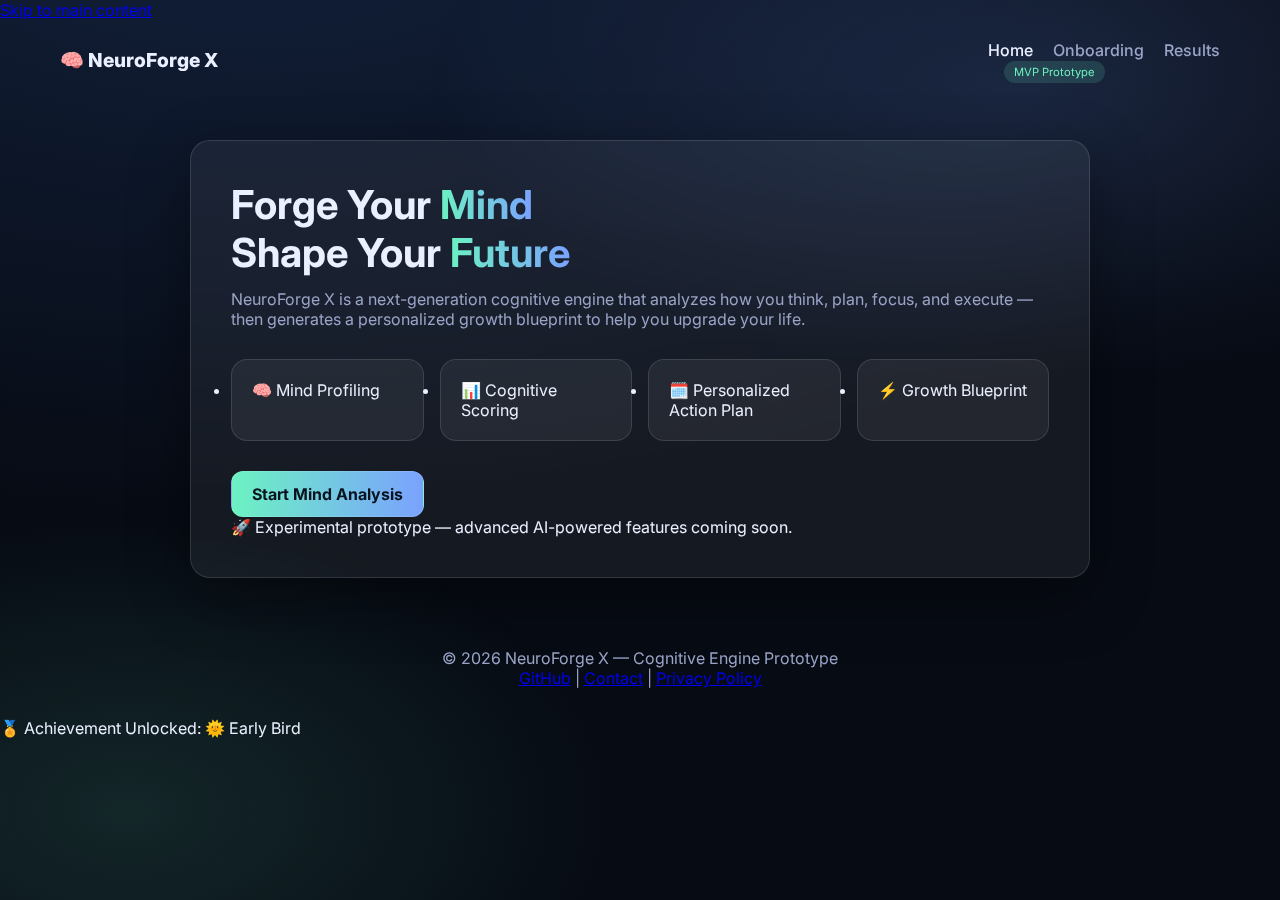
<file: index.html>
<!DOCTYPE html>
<html lang="en">
<head>
  <meta charset="UTF-8" />
  <title>NeuroForge X — Forge Your Mind</title>
  <meta name="description" content="NeuroForge X is a next-generation cognitive engine that analyzes thinking patterns and generates personalized growth blueprints." />
  <meta name="keywords" content="NeuroForge, mindset, cognitive engine, self improvement, productivity, AI, analysis" />
  <meta name="author" content="NeuroForge X" />
  <meta property="og:title" content="NeuroForge X — Forge Your Mind" />
  <meta property="og:description" content="A next-generation cognitive engine that analyzes your thinking and builds your personalized growth blueprint." />
  <meta property="og:type" content="website" />
  <meta property="og:image" content="static/img/preview.png" />
  <meta name="twitter:card" content="summary_large_image" />
  <meta name="viewport" content="width=device-width, initial-scale=1.0" />
  <link rel="icon" href="static/img/favicon.ico" type="image/x-icon" />
  <link rel="preload" href="static/css/style.css" as="style" />
  <link rel="stylesheet" href="static/css/style.css" />
  <link rel="preconnect" href="https://fonts.googleapis.com" />
  <link rel="preconnect" href="https://fonts.gstatic.com" crossorigin />
  <link href="https://fonts.googleapis.com/css2?family=Inter:wght@400;600;800&display=swap" rel="stylesheet" />
</head>
<body>
  <a href="#hero-title" class="skip-link">Skip to main content</a>
  <div class="bg-glow" aria-hidden="true"></div>
  <header class="header">
    <div class="logo" aria-label="NeuroForge X logo">🧠 NeuroForge X</div>
    <nav class="nav" aria-label="Main navigation">
      <ul>
        <li><a href="index.html" aria-current="page">Home</a></li>
        <li><a href="onboarding.html">Onboarding</a></li>
        <li><a href="result.html">Results</a></li>
      </ul>
      <span class="badge" title="Current development stage">MVP Prototype</span>
    </nav>
  </header>
  <main class="hero">
    <section class="glass-card animate-fadein" role="region" aria-labelledby="hero-title">
      <h1 id="hero-title" class="title">
        Forge Your <span class="highlight">Mind</span><br />
        Shape Your <span class="highlight">Future</span>
      </h1>
      <p class="subtitle">
        NeuroForge X is a next-generation cognitive engine that analyzes how you think, plan, focus, and execute —
        then generates a personalized growth blueprint to help you upgrade your life.
      </p>
      <ul class="features-grid" aria-label="Key features">
        <li class="feature">🧠 Mind Profiling</li>
        <li class="feature">📊 Cognitive Scoring</li>
        <li class="feature">🗓️ Personalized Action Plan</li>
        <li class="feature">⚡ Growth Blueprint</li>
      </ul>
      <a href="onboarding.html" class="btn-primary" aria-label="Start the mind analysis process">
        Start Mind Analysis
      </a>
      <p class="note">🚀 Experimental prototype — advanced AI-powered features coming soon.</p>
    </section>
  </main>
  <footer class="footer">
    <p>&copy; 2026 NeuroForge X — Cognitive Engine Prototype</p>
    <nav aria-label="Footer navigation">
      <a href="https://github.com/iqra432javed-cpu/neuroforge-x" target="_blank" rel="noopener noreferrer">GitHub</a> |
      <a href="contact.html">Contact</a> |
      <a href="privacy.html">Privacy Policy</a>
    </nav>
  </footer>
  <script src="static/js/app.js" defer></script>
</body>
</html>
</file>
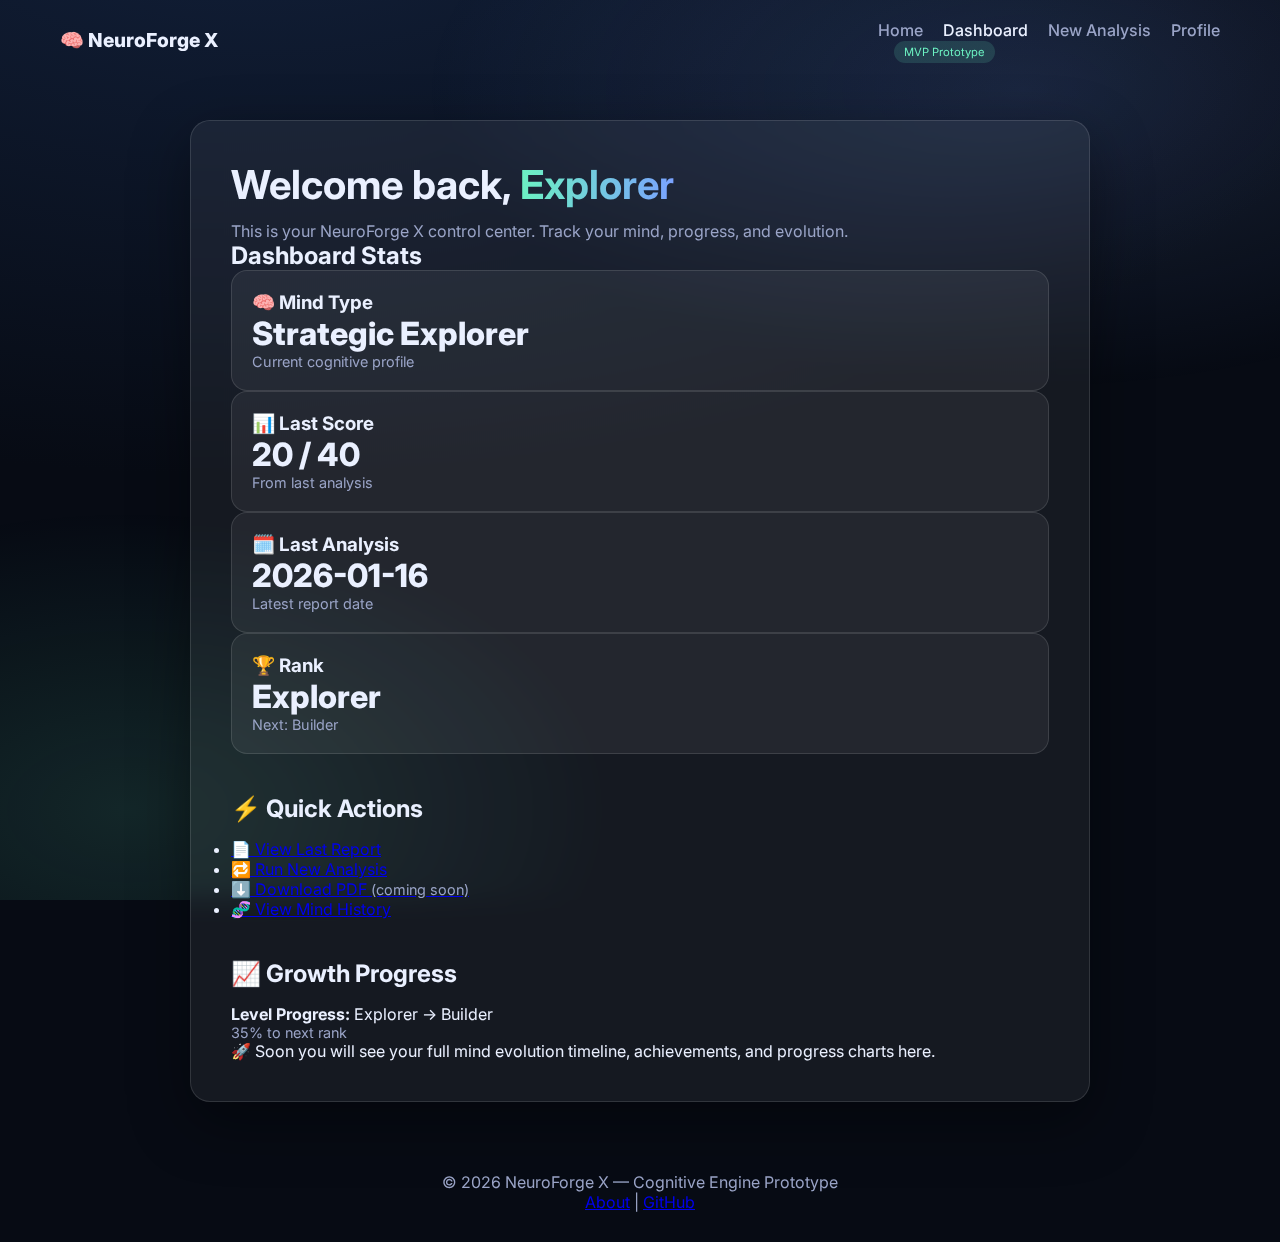
<file: dashboard.html>
<!DOCTYPE html>
<html lang="en">
<head>
  <meta charset="UTF-8">
  <title>NeuroForge X — Dashboard</title>

  <!-- SEO -->
  <meta name="description" content="Your NeuroForge X personal dashboard. Track your mindset, progress, and growth journey.">
  <meta name="keywords" content="NeuroForge, dashboard, mindset, cognitive engine, productivity, self improvement">
  <meta name="author" content="NeuroForge X">

  <!-- Responsive -->
  <meta name="viewport" content="width=device-width, initial-scale=1.0">

  <!-- Styles -->
  <link rel="preload" href="static/css/style.css" as="style">
  <link rel="stylesheet" href="static/css/style.css">

  <!-- Fonts -->
  <link rel="preconnect" href="https://fonts.googleapis.com">
  <link rel="preconnect" href="https://fonts.gstatic.com" crossorigin>
  <link href="https://fonts.googleapis.com/css2?family=Inter:wght@400;600;800&display=swap" rel="stylesheet">
</head>
<body>

  <!-- Background Glow -->
  <div class="bg-glow" aria-hidden="true"></div>

  <!-- Header -->
  <header class="header">
    <div class="logo" aria-label="NeuroForge X logo">🧠 NeuroForge X</div>
    <nav class="nav" aria-label="Main navigation">
      <ul>
        <li><a href="index.html">Home</a></li>
        <li><a href="dashboard.html" aria-current="page">Dashboard</a></li>
        <li><a href="onboarding.html">New Analysis</a></li>
        <li><a href="profile.html">Profile</a></li>
      </ul>
      <span class="badge" title="Current development stage">MVP Prototype</span>
    </nav>
  </header>

  <!-- Main -->
  <main class="hero">
    <section class="glass-card animate-fadein" role="region" aria-labelledby="dashboard-title">

      <!-- Welcome -->
      <h1 id="dashboard-title" class="title">
        Welcome back, <span class="highlight">Explorer</span>
      </h1>
      <p class="subtitle">
        This is your NeuroForge X control center. Track your mind, progress, and evolution.
      </p>

      <!-- Stats Grid -->
      <section class="stats-grid" aria-labelledby="stats-title">
        <h2 id="stats-title" class="sr-only">Dashboard Stats</h2>

        <div class="stat-card">
          <h3>🧠 Mind Type</h3>
          <p class="big-result">Strategic Explorer</p>
          <p class="muted">Current cognitive profile</p>
        </div>

        <div class="stat-card">
          <h3>📊 Last Score</h3>
          <p class="big-result">20 / 40</p>
          <p class="muted">From last analysis</p>
        </div>

        <div class="stat-card">
          <h3>🗓️ Last Analysis</h3>
          <p class="big-result">2026-01-16</p>
          <p class="muted">Latest report date</p>
        </div>

        <div class="stat-card">
          <h3>🏆 Rank</h3>
          <p class="big-result">Explorer</p>
          <p class="muted">Next: Builder</p>
        </div>
      </section>

      <!-- Quick Actions -->
      <h2 class="section-title">⚡ Quick Actions</h2>
      <ul class="actions-grid" aria-label="Quick actions">
        <li><a href="result.html" class="action-card">📄 View Last Report</a></li>
        <li><a href="onboarding.html" class="action-card">🔁 Run New Analysis</a></li>
        <li><a href="#" class="action-card">⬇️ Download PDF <span class="small muted">(coming soon)</span></a></li>
        <li><a href="profile.html" class="action-card">🧬 View Mind History</a></li>
      </ul>

      <!-- Progress Section -->
      <section class="progress-block" aria-labelledby="progress-title">
        <h2 id="progress-title" class="section-title">📈 Growth Progress</h2>
        <p><strong>Level Progress:</strong> Explorer → Builder</p>
        <div class="progress-bar">
          <div class="progress-fill" style="width:35%"></div>
        </div>
        <p class="muted">35% to next rank</p>
      </section>

      <!-- Roadmap Hint -->
      <div class="note">
        🚀 Soon you will see your full mind evolution timeline, achievements, and progress charts here.
      </div>

    </section>
  </main>

  <!-- Footer -->
  <footer class="footer">
    <p>&copy; 2026 NeuroForge X — Cognitive Engine Prototype</p>
    <nav aria-label="Footer navigation">
      <a href="about.html">About</a> |
      <a href="https://github.com/iqra432javed-cpu/neuroforge-x">GitHub</a>
    </nav>
  </footer>

  <!-- JS to animate progress bar -->
  <script>
    window.addEventListener('load', () => {
      const bar = document.querySelector('.progress-fill');
      const width = bar.style.width;
      bar.style.width = '0';
      setTimeout(() => { bar.style.width = width; }, 200);
    });
  </script>

</body>
</html>
</file>
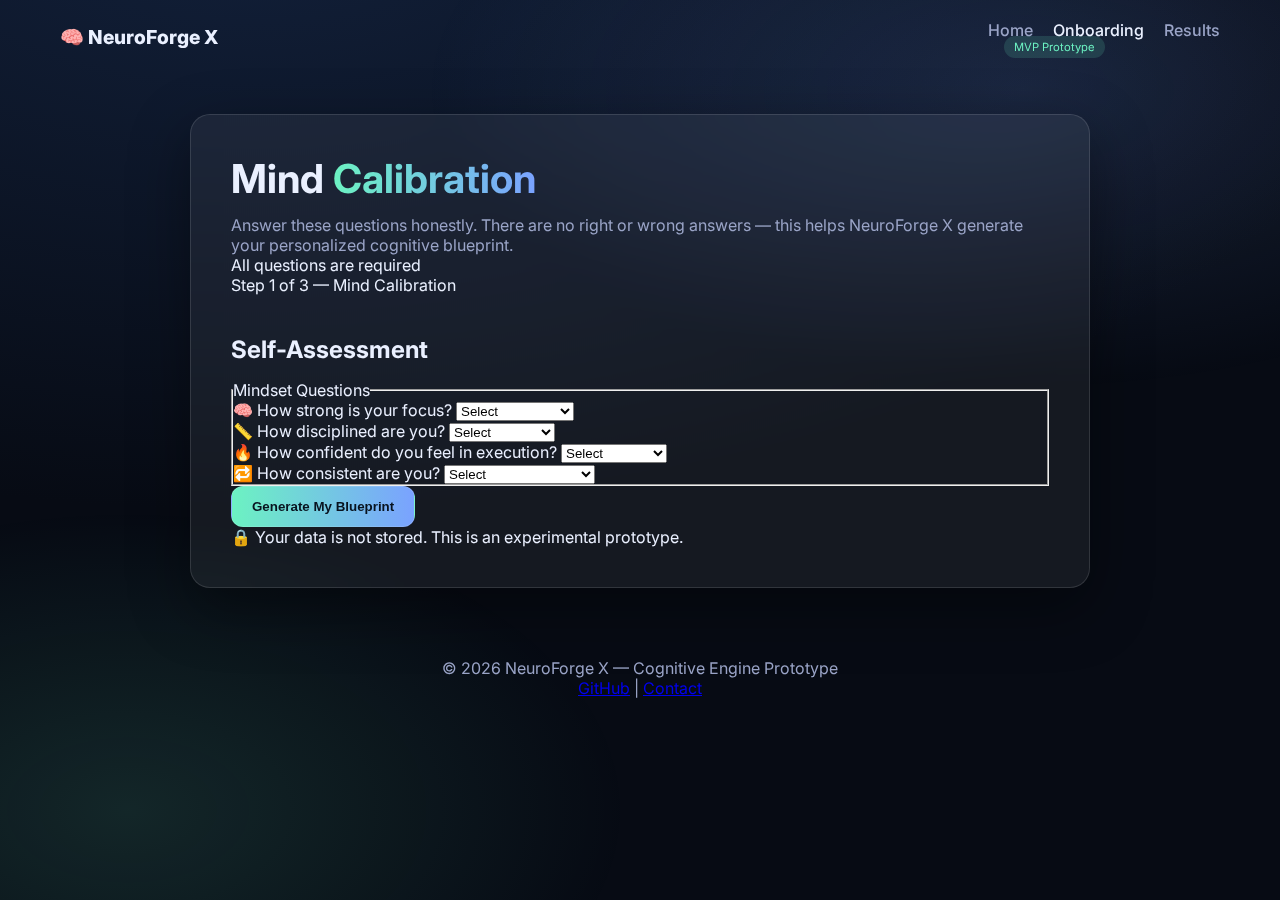
<file: onboarding.html>
<script src="static/js/app.js"></script>
<!DOCTYPE html>
<html lang="en">
<head>
  <meta charset="UTF-8">
  <title>NeuroForge X — Mind Analysis Onboarding</title>

  <!-- SEO -->
  <meta name="description" content="Start your NeuroForge X mind analysis. Answer a few questions to generate your personalized cognitive blueprint.">
  <meta name="keywords" content="NeuroForge, onboarding, mindset analysis, cognitive engine, self improvement, productivity, AI">
  <meta name="author" content="NeuroForge X">

  <!-- Responsive -->
  <meta name="viewport" content="width=device-width, initial-scale=1.0">

  <!-- Styles -->
  <link rel="preload" href="static/css/style.css" as="style">
  <link rel="stylesheet" href="static/css/style.css">

  <!-- Fonts -->
  <link rel="preconnect" href="https://fonts.googleapis.com">
  <link rel="preconnect" href="https://fonts.gstatic.com" crossorigin>
  <link href="https://fonts.googleapis.com/css2?family=Inter:wght@400;600;800&display=swap" rel="stylesheet">
</head>
<body>

  <!-- Decorative Background Glow -->
  <div class="bg-glow" aria-hidden="true"></div>

  <!-- Header -->
  <header class="header">
    <div class="logo" aria-label="NeuroForge X logo">🧠 NeuroForge X</div>
    <nav class="nav" aria-label="Main navigation">
      <ul>
        <li><a href="index.html">Home</a></li>
        <li><a href="onboarding.html" aria-current="page">Onboarding</a></li>
        <li><a href="result.html">Results</a></li>
      </ul>
      <span class="badge" title="Current development stage">MVP Prototype</span>
    </nav>
  </header>

  <!-- Main -->
  <main class="hero">
    <section class="glass-card animate-fadein" role="region" aria-labelledby="onboarding-title">

      <h1 id="onboarding-title" class="title">
        Mind <span class="highlight">Calibration</span>
      </h1>

      <p class="subtitle">
        Answer these questions honestly. There are no right or wrong answers —
        this helps NeuroForge X generate your personalized cognitive blueprint.
      </p>

      <!-- Required Indicator -->
      <p class="hint">All questions are required</p>

      <!-- Progress Indicator -->
      <p class="progress">Step 1 of 3 — Mind Calibration</p>

      <!-- Visual Grouping Title -->
      <h2 class="section-title">Self-Assessment</h2>

      <!-- Onboarding Form -->
      <form action="result.html" method="get" class="onboarding-form">

        <fieldset>
          <legend class="sr-only">Mindset Questions</legend>

          <div class="question">
            <label for="focus">🧠 How strong is your focus?</label>
            <select id="focus" name="focus" required>
              <option value="">Select</option>
              <option value="1">1 — Very weak</option>
              <option value="2">2 — Weak</option>
              <option value="3">3 — Average</option>
              <option value="4">4 — Strong</option>
              <option value="5">5 — Very strong</option>
            </select>
          </div>

          <div class="question">
            <label for="discipline">📏 How disciplined are you?</label>
            <select id="discipline" name="discipline" required>
              <option value="">Select</option>
              <option value="1">1 — Very low</option>
              <option value="2">2 — Low</option>
              <option value="3">3 — Average</option>
              <option value="4">4 — High</option>
              <option value="5">5 — Very high</option>
            </select>
          </div>

          <div class="question">
            <label for="confidence">🔥 How confident do you feel in execution?</label>
            <select id="confidence" name="confidence" required>
              <option value="">Select</option>
              <option value="1">1 — Very low</option>
              <option value="2">2 — Low</option>
              <option value="3">3 — Average</option>
              <option value="4">4 — High</option>
              <option value="5">5 — Very high</option>
            </select>
          </div>

          <div class="question">
            <label for="consistency">🔁 How consistent are you?</label>
            <select id="consistency" name="consistency" required>
              <option value="">Select</option>
              <option value="1">1 — Very inconsistent</option>
              <option value="2">2 — Inconsistent</option>
              <option value="3">3 — Average</option>
              <option value="4">4 — Consistent</option>
              <option value="5">5 — Very consistent</option>
            </select>
          </div>
        </fieldset>

        <!-- CTA Button (default disabled, JS will enable later) -->
        <button type="submit" class="btn-primary" aria-label="Generate your personalized blueprint" disabled>
          Generate My Blueprint
        </button>
      </form>

      <p class="note">
        🔒 Your data is not stored. This is an experimental prototype.
      </p>

    </section>
  </main>

  <!-- Footer -->
  <footer class="footer">
    <p>&copy; 2026 NeuroForge X — Cognitive Engine Prototype</p>
    <nav aria-label="Footer navigation">
      <a href="https://github.com/iqra432javed-cpu/neuroforge-x">GitHub</a> |
      <a href="contact.html">Contact</a>
    </nav>
  </footer>

</body>
</html>
</file>
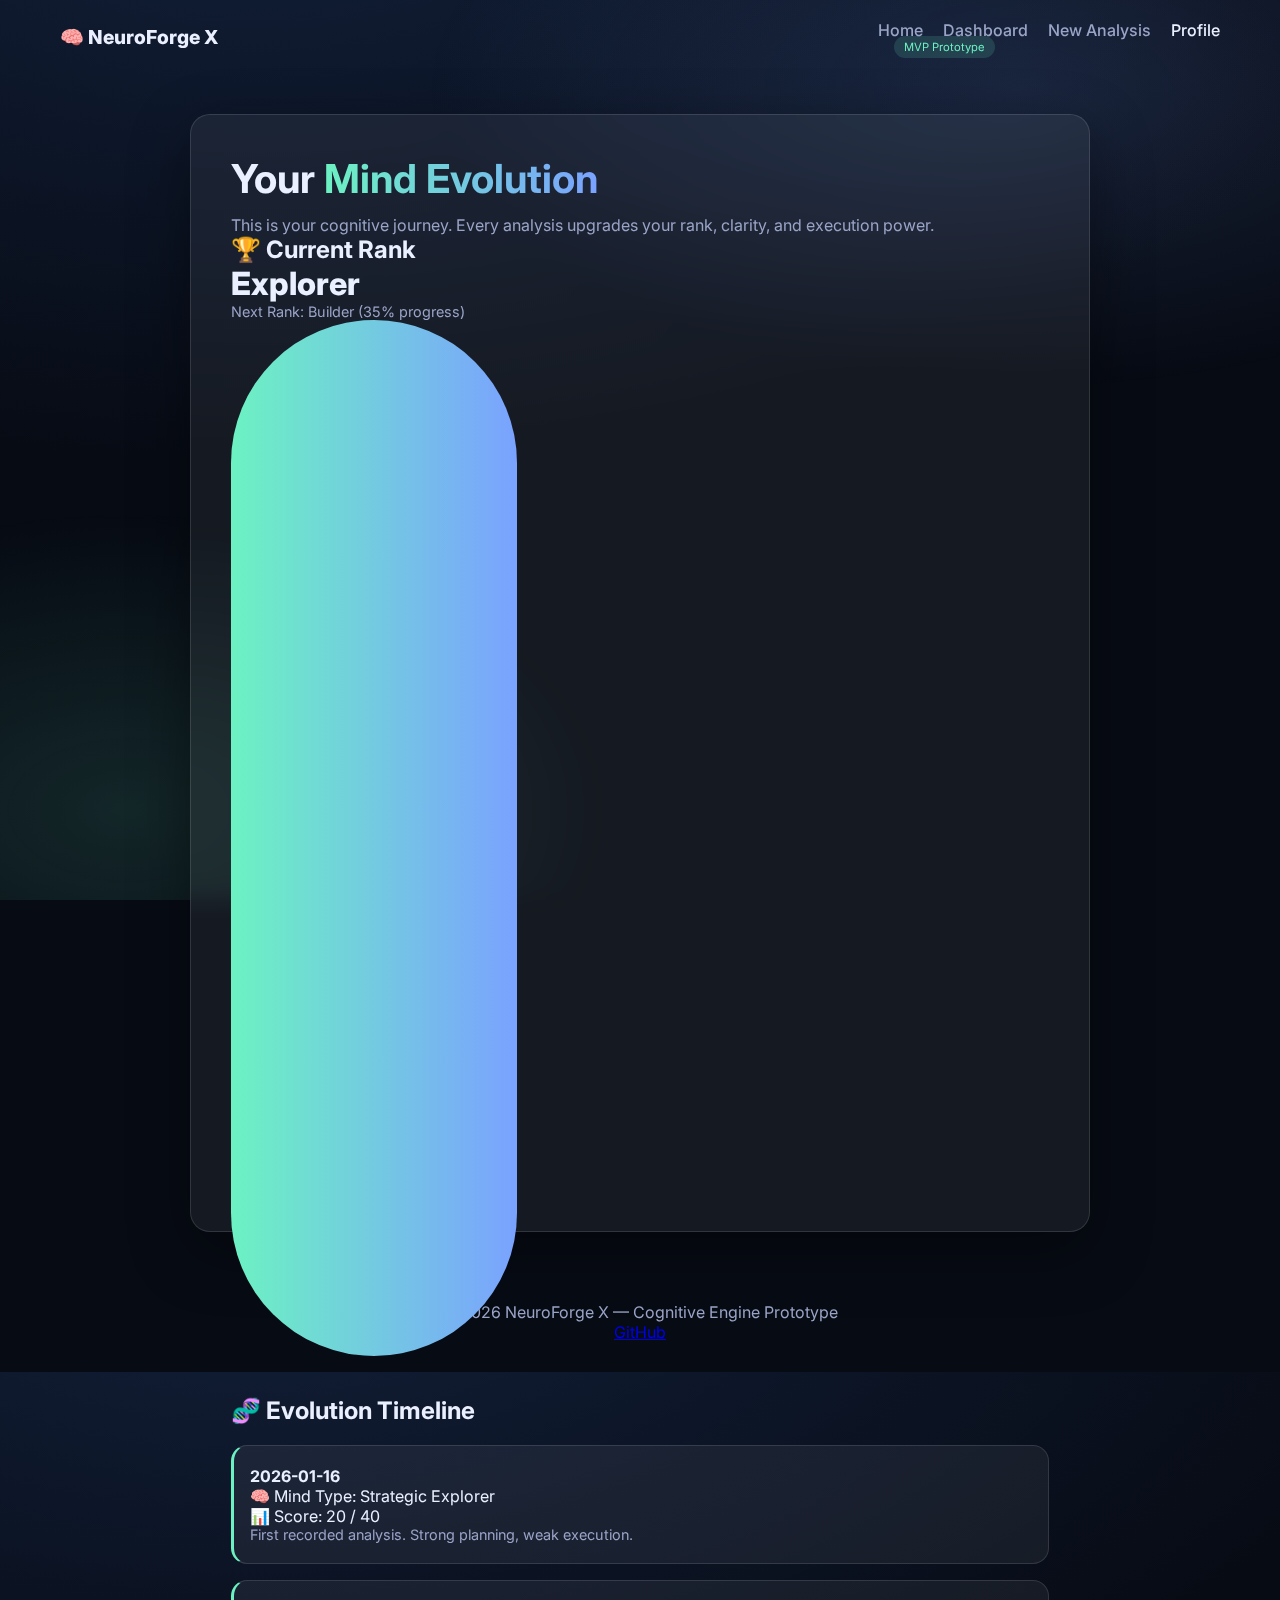
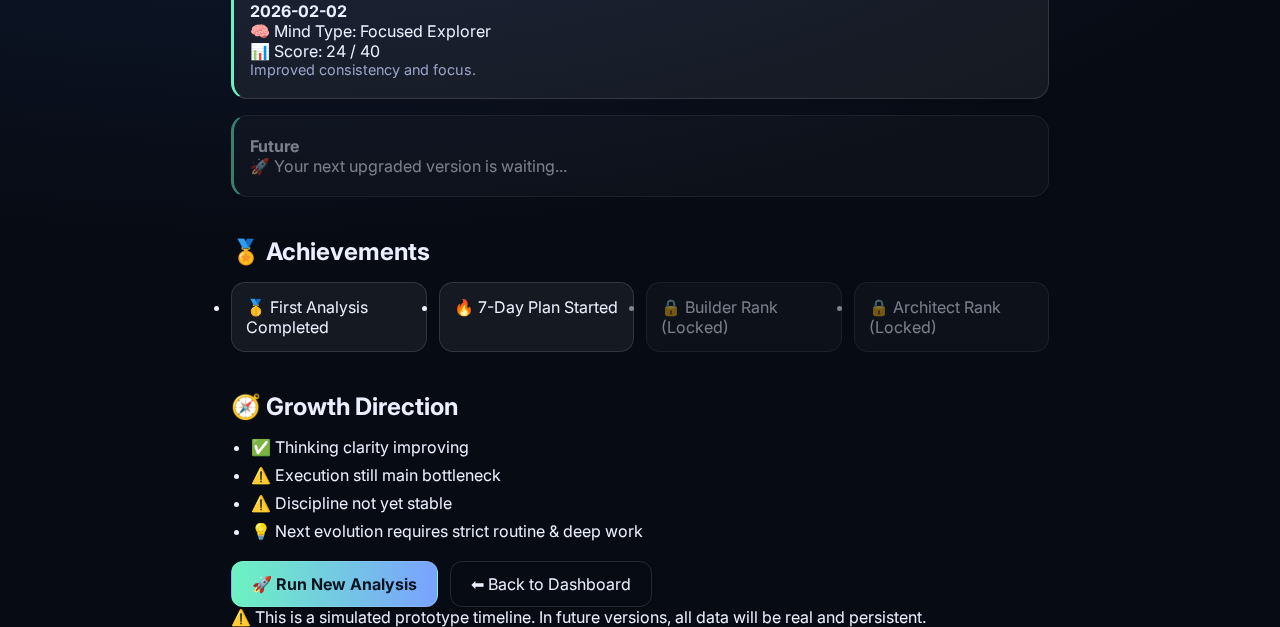
<file: profile.html>
<script src="static/js/app.js"></script>
<!DOCTYPE html>
<html lang="en">
<head>
  <meta charset="UTF-8">
  <title>NeuroForge X — Mind Evolution</title>

  <!-- SEO -->
  <meta name="description" content="Your NeuroForge X mind evolution timeline. Track your cognitive growth, past analyses, and rank progression.">
  <meta name="keywords" content="NeuroForge, profile, evolution, timeline, mindset, growth, cognitive history">
  <meta name="author" content="NeuroForge X">

  <!-- Responsive -->
  <meta name="viewport" content="width=device-width, initial-scale=1.0">

  <!-- Styles -->
  <link rel="preload" href="static/css/style.css" as="style">
  <link rel="stylesheet" href="static/css/style.css">

  <!-- Fonts -->
  <link rel="preconnect" href="https://fonts.googleapis.com">
  <link rel="preconnect" href="https://fonts.gstatic.com" crossorigin>
  <link href="https://fonts.googleapis.com/css2?family=Inter:wght@400;600;800&display=swap" rel="stylesheet">
</head>
<body>

  <!-- Background Glow -->
  <div class="bg-glow" aria-hidden="true"></div>

  <!-- Header -->
  <header class="header">
    <div class="logo" aria-label="NeuroForge X logo">🧠 NeuroForge X</div>
    <nav class="nav" aria-label="Main navigation">
      <ul>
        <li><a href="index.html">Home</a></li>
        <li><a href="dashboard.html">Dashboard</a></li>
        <li><a href="onboarding.html">New Analysis</a></li>
        <li><a href="profile.html" aria-current="page">Profile</a></li>
      </ul>
      <span class="badge" title="Current development stage">MVP Prototype</span>
    </nav>
  </header>

  <!-- Main -->
  <main class="hero">
    <section class="glass-card animate-fadein" role="region" aria-labelledby="profile-title">

      <!-- Title -->
      <h1 id="profile-title" class="title">
        Your <span class="highlight">Mind Evolution</span>
      </h1>

      <p class="subtitle">
        This is your cognitive journey. Every analysis upgrades your rank, clarity, and execution power.
      </p>

      <!-- Current Rank -->
      <section aria-labelledby="rank-title">
        <h2 id="rank-title">🏆 Current Rank</h2>
        <div class="result-block highlight-card">
          <p class="big-result">Explorer</p>
          <p class="muted">Next Rank: Builder (35% progress)</p>
          <div class="progress-bar">
            <div class="progress-fill" style="width:35%"></div>
          </div>
        </div>
      </section>

      <!-- Evolution Timeline -->
      <section aria-labelledby="timeline-title">
        <h2 id="timeline-title" class="section-title">🧬 Evolution Timeline</h2>
        <ul class="timeline">
          <li class="timeline-item">
            <article>
              <strong>2026-01-16</strong>
              <p>🧠 Mind Type: Strategic Explorer</p>
              <p>📊 Score: 20 / 40</p>
              <p class="muted">First recorded analysis. Strong planning, weak execution.</p>
            </article>
          </li>
          <li class="timeline-item">
            <article>
              <strong>2026-02-02</strong>
              <p>🧠 Mind Type: Focused Explorer</p>
              <p>📊 Score: 24 / 40</p>
              <p class="muted">Improved consistency and focus.</p>
            </article>
          </li>
          <li class="timeline-item ghost">
            <article>
              <strong>Future</strong>
              <p>🚀 Your next upgraded version is waiting...</p>
            </article>
          </li>
        </ul>
      </section>

      <!-- Achievements -->
      <section aria-labelledby="achievements-title">
        <h2 id="achievements-title" class="section-title">🏅 Achievements</h2>
        <ul class="badges">
          <li class="badge-card">🥇 First Analysis Completed</li>
          <li class="badge-card">🔥 7-Day Plan Started</li>
          <li class="badge-card ghost">🔒 Builder Rank (Locked)</li>
          <li class="badge-card ghost">🔒 Architect Rank (Locked)</li>
        </ul>
      </section>

      <!-- Growth Direction -->
      <section aria-labelledby="direction-title">
        <h2 id="direction-title" class="section-title">🧭 Growth Direction</h2>
        <ul class="analysis">
          <li>✅ Thinking clarity improving</li>
          <li>⚠️ Execution still main bottleneck</li>
          <li>⚠️ Discipline not yet stable</li>
          <li>💡 Next evolution requires strict routine & deep work</li>
        </ul>
      </section>

      <!-- Actions -->
      <div class="actions">
        <a href="onboarding.html" class="btn-primary">🚀 Run New Analysis</a>
        <a href="dashboard.html" class="btn-secondary">⬅ Back to Dashboard</a>
      </div>

      <p class="note">
        ⚠️ This is a simulated prototype timeline. In future versions, all data will be real and persistent.
      </p>

    </section>
  </main>

  <!-- Footer -->
  <footer class="footer">
    <p>&copy; 2026 NeuroForge X — Cognitive Engine Prototype</p>
    <nav aria-label="Footer navigation">
      <a href="https://github.com/iqra432javed-cpu/neuroforge-x">GitHub</a>
    </nav>
  </footer>

  <!-- Progress animation -->
  <script>
    window.addEventListener('load', () => {
      const bar = document.querySelector('.progress-fill');
      if(bar){
        const width = bar.style.width;
        bar.style.width = '0';
        setTimeout(() => { bar.style.width = width; }, 200);
      }
    });
  </script>

</body>
</html>
</file>
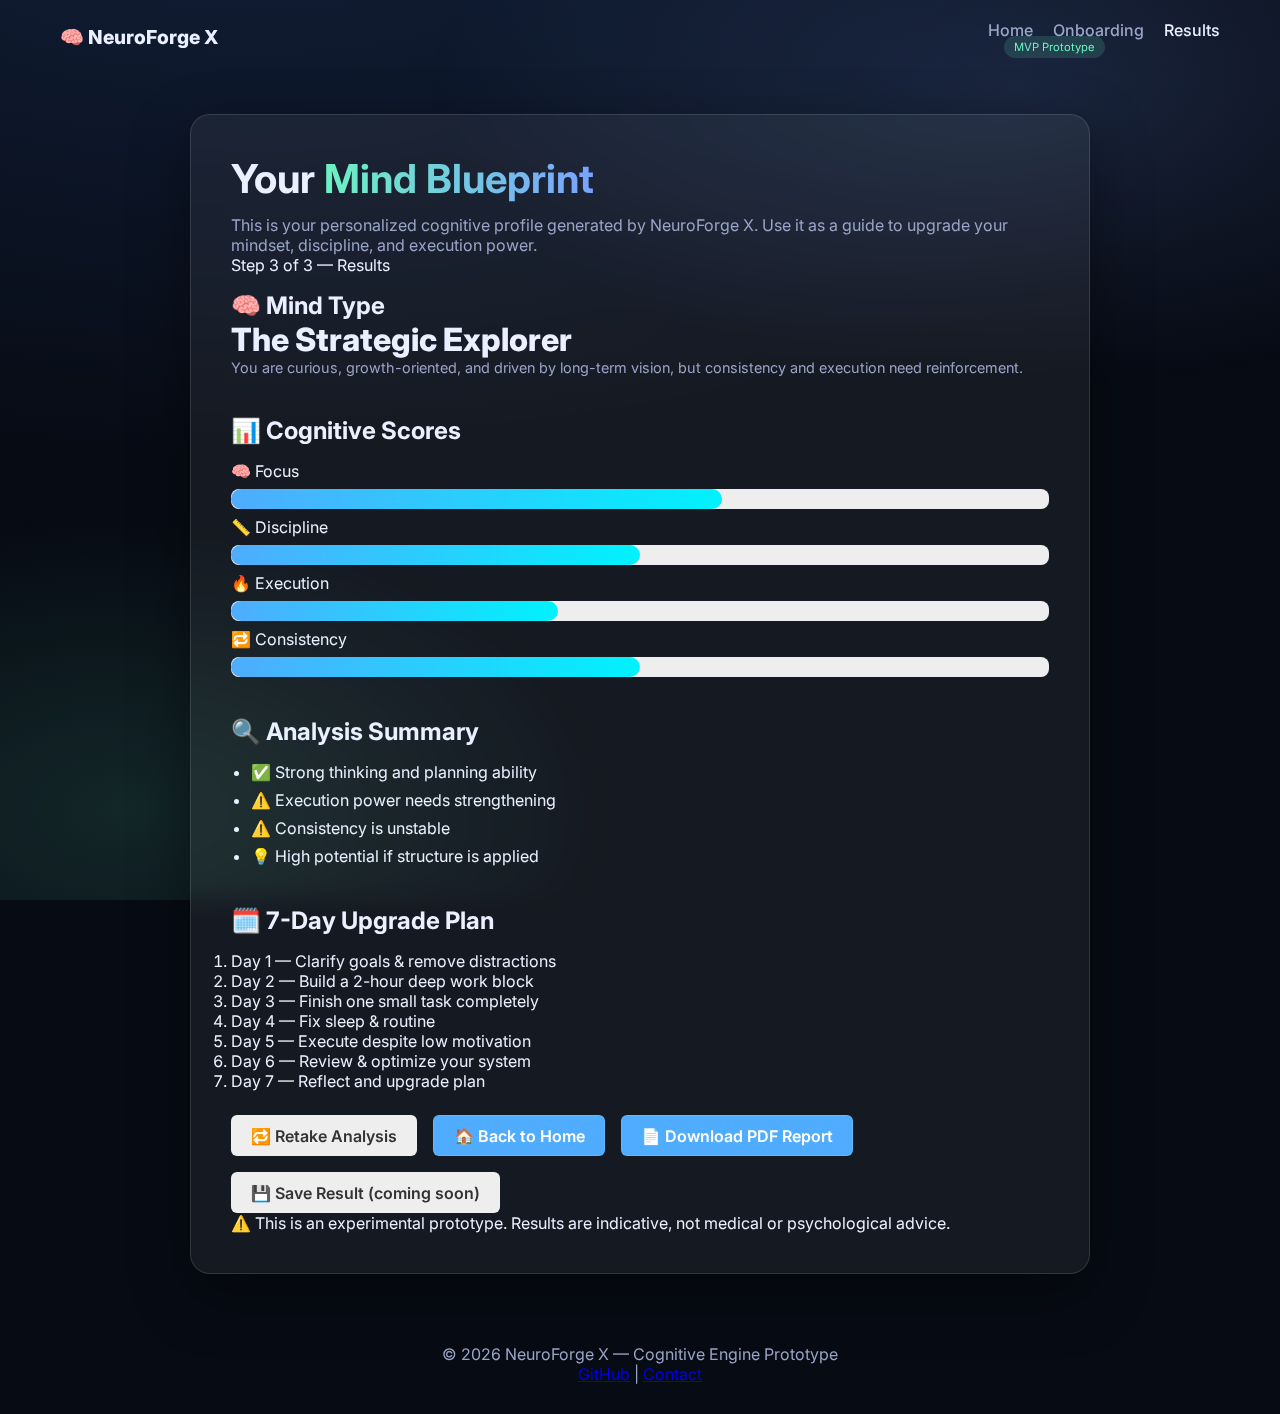
<file: result.html>
<script src="static/js/app.js"></script>
<!DOCTYPE html>
<html lang="en">
<head>
  <meta charset="UTF-8">
  <title>NeuroForge X — Your Mind Blueprint</title>

  <!-- SEO -->
  <meta name="description" content="Your NeuroForge X cognitive analysis and personalized growth blueprint.">
  <meta name="keywords" content="NeuroForge, results, cognitive analysis, mindset, productivity, growth plan">
  <meta name="author" content="NeuroForge X">

  <!-- Responsive -->
  <meta name="viewport" content="width=device-width, initial-scale=1.0">

  <!-- Styles -->
  <link rel="preload" href="static/css/style.css" as="style">
  <link rel="stylesheet" href="static/css/style.css">

  <!-- Fonts -->
  <link rel="preconnect" href="https://fonts.googleapis.com">
  <link rel="preconnect" href="https://fonts.gstatic.com" crossorigin>
  <link href="https://fonts.googleapis.com/css2?family=Inter:wght@400;600;800&display=swap" rel="stylesheet">

  <!-- Simple inline style for demo of progress bars -->
  <style>
    .progress-bar {
      background: #eee;
      border-radius: 8px;
      overflow: hidden;
      margin: 0.5rem 0;
    }
    .progress-fill {
      height: 20px;
      width: 0;
      background: linear-gradient(90deg, #4facfe, #00f2fe);
      transition: width 2s ease-in-out;
    }
    .actions {
      margin-top: 1.5rem;
      display: flex;
      gap: 1rem;
      flex-wrap: wrap;
    }
    .btn-primary, .btn-secondary {
      padding: 0.6rem 1.2rem;
      border-radius: 6px;
      text-decoration: none;
      font-weight: 600;
    }
    .btn-primary { background: #4facfe; color: #fff; }
    .btn-secondary { background: #eee; color: #333; }
  </style>
</head>
<body>

  <!-- Decorative Background Glow -->
  <div class="bg-glow" aria-hidden="true"></div>

  <!-- Header -->
  <header class="header">
    <div class="logo" aria-label="NeuroForge X logo">🧠 NeuroForge X</div>
    <nav class="nav" aria-label="Main navigation">
      <ul>
        <li><a href="index.html">Home</a></li>
        <li><a href="onboarding.html">Onboarding</a></li>
        <li><a href="result.html" aria-current="page">Results</a></li>
      </ul>
      <span class="badge" title="Current development stage">MVP Prototype</span>
    </nav>
  </header>

  <!-- Main -->
  <main class="hero">
    <section class="glass-card animate-fadein" role="region" aria-labelledby="result-title">

      <!-- Title -->
      <h1 id="result-title" class="title">
        Your <span class="highlight">Mind Blueprint</span>
      </h1>

      <p class="subtitle">
        This is your personalized cognitive profile generated by NeuroForge X.
        Use it as a guide to upgrade your mindset, discipline, and execution power.
      </p>

      <!-- Progress Indicator -->
      <p class="progress">Step 3 of 3 — Results</p>

      <!-- Mind Type -->
      <div class="result-block highlight-card" aria-labelledby="mind-type-title">
        <h2 id="mind-type-title">🧠 Mind Type</h2>
        <p class="big-result">The Strategic Explorer</p>
        <p class="muted">
          You are curious, growth-oriented, and driven by long-term vision, but consistency and execution need reinforcement.
        </p>
      </div>

      <!-- Scores with Animated Progress Bars -->
      <section aria-labelledby="scores-title">
        <h2 id="scores-title" class="section-title">📊 Cognitive Scores</h2>
        <div class="score">
          🧠 Focus
          <div class="progress-bar"><div class="progress-fill" style="width:60%"></div></div>
        </div>
        <div class="score">
          📏 Discipline
          <div class="progress-bar"><div class="progress-fill" style="width:50%"></div></div>
        </div>
        <div class="score">
          🔥 Execution
          <div class="progress-bar"><div class="progress-fill" style="width:40%"></div></div>
        </div>
        <div class="score">
          🔁 Consistency
          <div class="progress-bar"><div class="progress-fill" style="width:50%"></div></div>
        </div>
      </section>

      <!-- Analysis -->
      <section aria-labelledby="analysis-title">
        <h2 id="analysis-title" class="section-title">🔍 Analysis Summary</h2>
        <ul class="analysis">
          <li>✅ Strong thinking and planning ability</li>
          <li>⚠️ Execution power needs strengthening</li>
          <li>⚠️ Consistency is unstable</li>
          <li>💡 High potential if structure is applied</li>
        </ul>
      </section>

      <!-- Plan -->
      <section aria-labelledby="plan-title">
        <h2 id="plan-title" class="section-title">🗓️ 7-Day Upgrade Plan</h2>
        <ol class="plan">
          <li>Day 1 — Clarify goals & remove distractions</li>
          <li>Day 2 — Build a 2-hour deep work block</li>
          <li>Day 3 — Finish one small task completely</li>
          <li>Day 4 — Fix sleep & routine</li>
          <li>Day 5 — Execute despite low motivation</li>
          <li>Day 6 — Review & optimize your system</li>
          <li>Day 7 — Reflect and upgrade plan</li>
        </ol>
      </section>

      <!-- Actions -->
      <div class="actions">
        <a href="onboarding.html" class="btn-secondary">🔁 Retake Analysis</a>
        <a href="index.html" class="btn-primary">🏠 Back to Home</a>
        <a href="#" class="btn-primary">📄 Download PDF Report</a>
        <a href="#" class="btn-secondary">💾 Save Result (coming soon)</a>
      </div>

      <p class="note">
        ⚠️ This is an experimental prototype. Results are indicative, not medical or psychological advice.
      </p>

    </section>
  </main>

  <!-- Footer -->
  <footer class="footer">
    <p>&copy; 2026 NeuroForge X — Cognitive Engine Prototype</p>
    <nav aria-label="Footer navigation">
      <a href="https://github.com/iqra432javed-cpu/neuroforge-x">GitHub</a> |
      <a href="contact.html">Contact</a>
    </nav>
  </footer>

  <!-- JS to animate progress bars on load -->
  <script>
    window.addEventListener('load', () => {
      document.querySelectorAll('.progress-fill').forEach(bar => {
        const width = bar.style.width;
        bar.style.width = '0';
        setTimeout(() => { bar.style.width = width; }, 200);
      });
    });
  </script>

</body>
</html>
</file>
<file: static/css/style.css>
:root {
  --bg: #070b14;
  --glass: rgba(255,255,255,0.06);
  --border: rgba(255,255,255,0.12);
  --accent: #6cf2c2;
  --accent2: #7aa2ff;
  --text: #eaf0ff;
  --muted: #9aa4c7;
  --danger: #ff6b6b;
  --radius: 20px;
}

/* Reset */
* {
  margin: 0;
  padding: 0;
  box-sizing: border-box;
}

body {
  font-family: "Inter", sans-serif;
  background: radial-gradient(1200px 600px at 20% -10%, #12203a, #070b14);
  color: var(--text);
  min-height: 100vh;
}

/* Background Glow */
.bg-glow {
  position: fixed;
  inset: 0;
  background:
    radial-gradient(600px 300px at 80% 10%, rgba(122,162,255,0.15), transparent),
    radial-gradient(500px 300px at 10% 90%, rgba(108,242,194,0.12), transparent);
  pointer-events: none;
  z-index: -1;
}

/* Header */
.header {
  max-width: 1200px;
  margin: auto;
  padding: 20px;
  display: flex;
  justify-content: space-between;
  align-items: center;
}

.logo {
  font-weight: 800;
  font-size: 1.2rem;
}

.nav ul {
  list-style: none;
  display: flex;
  gap: 20px;
}

.nav a {
  color: var(--muted);
  text-decoration: none;
  font-weight: 500;
}

.nav a:hover,
.nav a[aria-current="page"] {
  color: var(--text);
}

.badge {
  margin-left: 16px;
  font-size: 0.7rem;
  padding: 4px 10px;
  border-radius: 999px;
  background: rgba(108,242,194,0.15);
  color: var(--accent);
}

/* Layout */
.hero {
  display: flex;
  justify-content: center;
  padding: 40px 20px;
}

.glass-card {
  max-width: 900px;
  width: 100%;
  background: var(--glass);
  border: 1px solid var(--border);
  border-radius: var(--radius);
  padding: 40px;
  backdrop-filter: blur(12px);
  box-shadow: 0 20px 60px rgba(0,0,0,0.4);
}

/* Typography */
.title {
  font-size: 2.5rem;
  line-height: 1.2;
}

.subtitle {
  margin-top: 12px;
  color: var(--muted);
}

.section-title {
  margin-top: 40px;
  margin-bottom: 16px;
}

.highlight {
  background: linear-gradient(90deg, var(--accent), var(--accent2));
  -webkit-background-clip: text;
  color: transparent;
}

/* Utilities */
.muted {
  color: var(--muted);
  font-size: 0.9rem;
}

/* Buttons */
.btn-primary,
.btn-secondary {
  display: inline-block;
  padding: 12px 20px;
  border-radius: 12px;
  text-decoration: none;
  transition: 0.2s ease;
  border: 1px solid var(--border);
}

.btn-primary {
  background: linear-gradient(90deg, var(--accent), var(--accent2));
  color: #08131f;
  font-weight: 700;
}

.btn-primary:hover {
  transform: translateY(-2px);
  box-shadow: 0 8px 30px rgba(122,162,255,0.3);
}

.btn-secondary {
  color: var(--text);
  background: transparent;
}

.btn-secondary:hover {
  background: rgba(255,255,255,0.05);
  transform: translateY(-1px);
}

/* Features */
.features-grid {
  display: grid;
  grid-template-columns: repeat(auto-fit,minmax(180px,1fr));
  gap: 16px;
  margin: 30px 0;
}

.feature {
  padding: 20px;
  border-radius: 16px;
  background: var(--glass);
  border: 1px solid var(--border);
}

/* Progress Bars */
.progress {
  margin-bottom: 16px;
}

.progress-track {
  width: 100%;
  height: 10px;
  border-radius: 999px;
  background: rgba(255,255,255,0.1);
  overflow: hidden;
}

.progress-fill {
  height: 100%;
  width: 0;
  border-radius: 999px;
  background: linear-gradient(90deg, var(--accent), var(--accent2));
  transition: width 1s ease;
}

.score-label {
  display: inline-block;
  margin-top: 6px;
  font-size: 0.8rem;
  color: var(--muted);
}

/* Result / Stats */
.big-result {
  font-size: 2rem;
  font-weight: 800;
}

.stat-grid {
  display: grid;
  grid-template-columns: repeat(auto-fit,minmax(200px,1fr));
  gap: 16px;
  margin-top: 20px;
}

.stat-card {
  padding: 20px;
  border-radius: 16px;
  background: var(--glass);
  border: 1px solid var(--border);
}

/* Timeline */
.timeline {
  list-style: none;
  display: grid;
  gap: 16px;
  margin-top: 20px;
}

.timeline-item article {
  padding: 20px;
  border-radius: 16px;
  background: var(--glass);
  border: 1px solid var(--border);

  border-left: 3px solid var(--accent);
  padding-left: 16px;
}

/* Badges */
.badges {
  display: grid;
  grid-template-columns: repeat(auto-fit,minmax(180px,1fr));
  gap: 12px;
}

.badge-card {
  padding: 14px;
  border-radius: 14px;
  background: var(--glass);
  border: 1px solid var(--border);
}

.ghost {
  opacity: 0.5;
}

/* Lists */
.analysis {
  margin-top: 10px;
  padding-left: 20px;
}

.analysis li {
  margin-bottom: 8px;
}

/* Actions */
.actions {
  display: flex;
  gap: 12px;
  flex-wrap: wrap;
  margin-top: 20px;
}

/* Footer */
.footer {
  text-align: center;
  padding: 30px;
  color: var(--muted);
}

/* Animations */
.animate-fadein {
  animation: fadein 0.6s ease both;
}

@keyframes fadein {
  from { opacity: 0; transform: translateY(10px); }
  to { opacity: 1; transform: translateY(0); }
}

/* Mobile */
@media (max-width: 600px) {
  .glass-card {
    padding: 24px;
  }

  .title {
    font-size: 2rem;
  }

  .stat-card,
  .feature {
    padding: 12px;
  }
}
</file>
